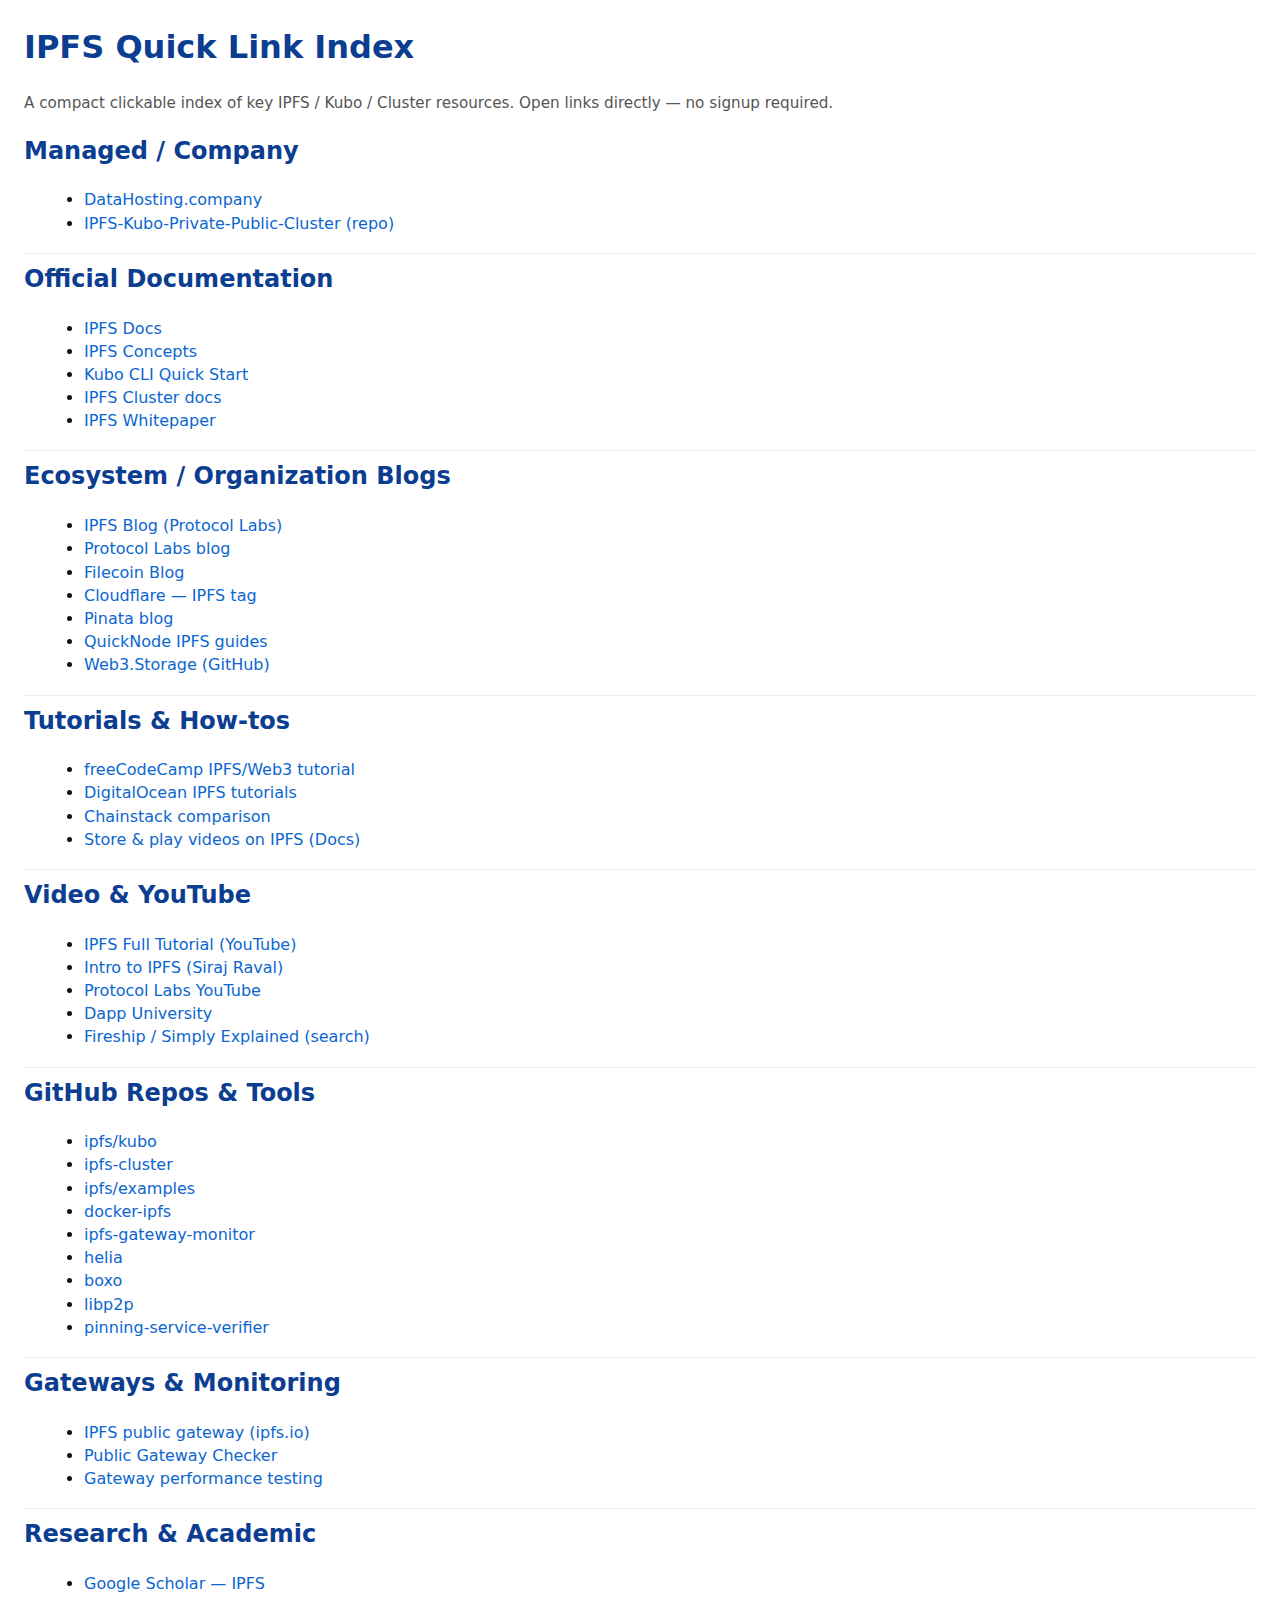
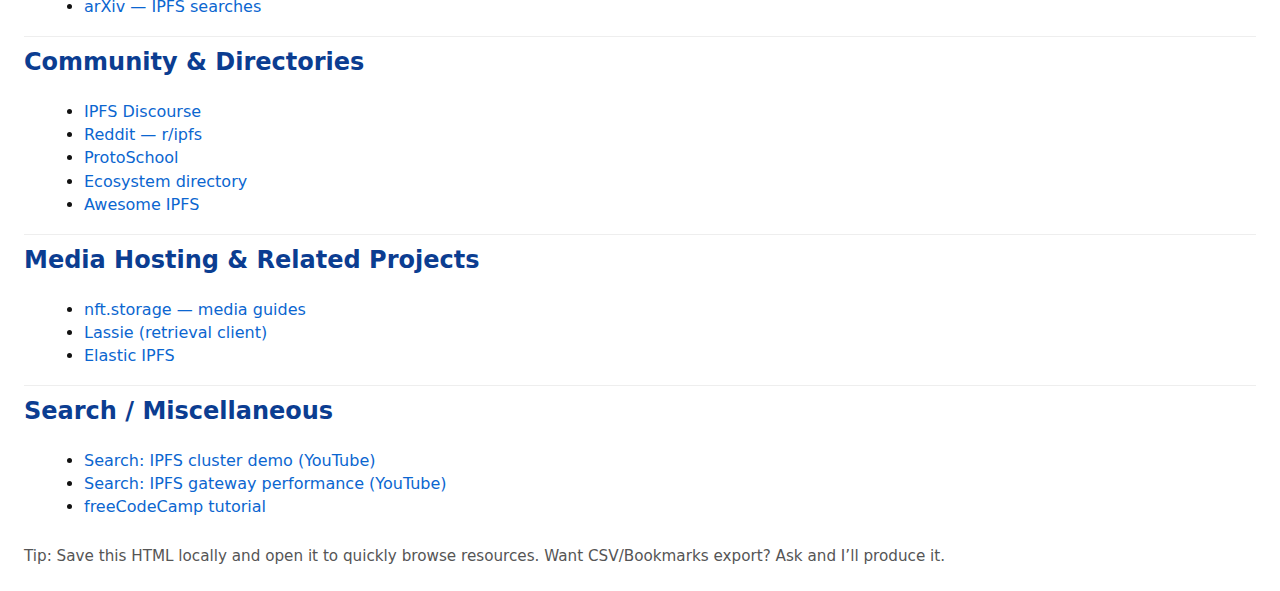
<file: links_index.html>
<!doctype html>
<html lang="en">
<head>
  <meta charset="utf-8"/>
  <title>IPFS Quick Link Index — datahosting.company</title>
  <meta name="viewport" content="width=device-width,initial-scale=1"/>
  <style>
    body{font-family:system-ui,Segoe UI,Roboto,Arial;line-height:1.45;margin:24px;background:#fff;color:#111}
    h1,h2{color:#0b3d91}
    a{color:#0b66d0;text-decoration:none}
    a:hover{text-decoration:underline}
    .cat{margin-top:18px;padding-top:8px;border-top:1px solid #eee}
    ul{margin:6px 0 16px 20px}
    .note{color:#555;font-size:0.95rem}
    header{margin-bottom:12px}
    footer{margin-top:26px;color:#666;font-size:0.9rem}
  </style>
</head>
<body>
  <header>
    <h1>IPFS Quick Link Index</h1>
    <p class="note">A compact clickable index of key IPFS / Kubo / Cluster resources. Open links directly — no signup required.</p>
  </header>

  <section>
    <h2>Managed / Company</h2>
    <ul>
      <li><a href="https://datahosting.company" target="_blank" rel="noopener">DataHosting.company</a></li>
      <li><a href="https://github.com/data-hosting/ipfs-kubo-private-public-ipfs-cluster" target="_blank" rel="noopener">IPFS-Kubo-Private-Public-Cluster (repo)</a></li>
    </ul>

    <h2 class="cat">Official Documentation</h2>
    <ul>
      <li><a href="https://docs.ipfs.tech/" target="_blank" rel="noopener">IPFS Docs</a></li>
      <li><a href="https://docs.ipfs.tech/concepts/" target="_blank" rel="noopener">IPFS Concepts</a></li>
      <li><a href="https://docs.ipfs.tech/how-to/command-line-quick-start/" target="_blank" rel="noopener">Kubo CLI Quick Start</a></li>
      <li><a href="https://ipfscluster.io/documentation/" target="_blank" rel="noopener">IPFS Cluster docs</a></li>
      <li><a href="https://ipfs.io/ipfs/QmR7GSQM93Cx5eAg6a6rXG9WZBshK7CwQ4ZcP7KXijZ8Jq/" target="_blank" rel="noopener">IPFS Whitepaper</a></li>
    </ul>

    <h2 class="cat">Ecosystem / Organization Blogs</h2>
    <ul>
      <li><a href="https://blog.ipfs.tech/" target="_blank" rel="noopener">IPFS Blog (Protocol Labs)</a></li>
      <li><a href="https://protocol.ai/blog/" target="_blank" rel="noopener">Protocol Labs blog</a></li>
      <li><a href="https://filecoin.io/blog/" target="_blank" rel="noopener">Filecoin Blog</a></li>
      <li><a href="https://blog.cloudflare.com/tag/ipfs/" target="_blank" rel="noopener">Cloudflare — IPFS tag</a></li>
      <li><a href="https://pinata.cloud/blog" target="_blank" rel="noopener">Pinata blog</a></li>
      <li><a href="https://www.quicknode.com/guides/ipfs" target="_blank" rel="noopener">QuickNode IPFS guides</a></li>
      <li><a href="https://github.com/web3-storage/web3.storage" target="_blank" rel="noopener">Web3.Storage (GitHub)</a></li>
    </ul>

    <h2 class="cat">Tutorials & How‑tos</h2>
    <ul>
      <li><a href="https://www.freecodecamp.org/news/decentralized-apps-ipfs-web3-storage-tutorial/" target="_blank" rel="noopener">freeCodeCamp IPFS/Web3 tutorial</a></li>
      <li><a href="https://www.digitalocean.com/community/tags/ipfs" target="_blank" rel="noopener">DigitalOcean IPFS tutorials</a></li>
      <li><a href="https://blog.chainstack.com/decentralized-storage-ipfs-filecoin-swarm/" target="_blank" rel="noopener">Chainstack comparison</a></li>
      <li><a href="https://docs.ipfs.tech/how-to/store-play-videos/" target="_blank" rel="noopener">Store & play videos on IPFS (Docs)</a></li>
    </ul>

    <h2 class="cat">Video & YouTube</h2>
    <ul>
      <li><a href="https://www.youtube.com/watch?v=6kqgsGXpykM" target="_blank" rel="noopener">IPFS Full Tutorial (YouTube)</a></li>
      <li><a href="https://www.youtube.com/watch?v=BA2rHlbB5i0" target="_blank" rel="noopener">Intro to IPFS (Siraj Raval)</a></li>
      <li><a href="https://www.youtube.com/@ProtocolLabs" target="_blank" rel="noopener">Protocol Labs YouTube</a></li>
      <li><a href="https://www.youtube.com/@DappUniversity" target="_blank" rel="noopener">Dapp University</a></li>
      <li><a href="https://www.youtube.com/results?search_query=fireship+ipfs" target="_blank" rel="noopener">Fireship / Simply Explained (search)</a></li>
    </ul>

    <h2 class="cat">GitHub Repos & Tools</h2>
    <ul>
      <li><a href="https://github.com/ipfs/kubo" target="_blank" rel="noopener">ipfs/kubo</a></li>
      <li><a href="https://github.com/ipfs-cluster/ipfs-cluster" target="_blank" rel="noopener">ipfs-cluster</a></li>
      <li><a href="https://github.com/ipfs/examples" target="_blank" rel="noopener">ipfs/examples</a></li>
      <li><a href="https://github.com/ipfs/docker-ipfs" target="_blank" rel="noopener">docker-ipfs</a></li>
      <li><a href="https://github.com/ipfs/ipfs-gateway-monitor" target="_blank" rel="noopener">ipfs-gateway-monitor</a></li>
      <li><a href="https://github.com/ipfs/helia" target="_blank" rel="noopener">helia</a></li>
      <li><a href="https://github.com/ipfs/boxo" target="_blank" rel="noopener">boxo</a></li>
      <li><a href="https://github.com/libp2p/libp2p" target="_blank" rel="noopener">libp2p</a></li>
      <li><a href="https://github.com/ipfs/pinning-service-verifier" target="_blank" rel="noopener">pinning-service-verifier</a></li>
    </ul>

    <h2 class="cat">Gateways & Monitoring</h2>
    <ul>
      <li><a href="https://ipfs.io/" target="_blank" rel="noopener">IPFS public gateway (ipfs.io)</a></li>
      <li><a href="https://ipfs.github.io/public-gateway-checker/" target="_blank" rel="noopener">Public Gateway Checker</a></li>
      <li><a href="https://blog.nodefactory.io/ipfs-public-gateway-performance-testing/" target="_blank" rel="noopener">Gateway performance testing</a></li>
    </ul>

    <h2 class="cat">Research & Academic</h2>
    <ul>
      <li><a href="https://scholar.google.com/scholar?q=IPFS" target="_blank" rel="noopener">Google Scholar — IPFS</a></li>
      <li><a href="https://arxiv.org/search/?query=IPFS" target="_blank" rel="noopener">arXiv — IPFS searches</a></li>
    </ul>

    <h2 class="cat">Community & Directories</h2>
    <ul>
      <li><a href="https://discuss.ipfs.tech/" target="_blank" rel="noopener">IPFS Discourse</a></li>
      <li><a href="https://www.reddit.com/r/ipfs/" target="_blank" rel="noopener">Reddit — r/ipfs</a></li>
      <li><a href="https://proto.school/" target="_blank" rel="noopener">ProtoSchool</a></li>
      <li><a href="https://ecosystem.ipfs.tech/" target="_blank" rel="noopener">Ecosystem directory</a></li>
      <li><a href="https://github.com/ipfs/awesome-ipfs" target="_blank" rel="noopener">Awesome IPFS</a></li>
    </ul>

    <h2 class="cat">Media Hosting & Related Projects</h2>
    <ul>
      <li><a href="https://nft.storage/learn/" target="_blank" rel="noopener">nft.storage — media guides</a></li>
      <li><a href="https://github.com/filecoin-project/lassie" target="_blank" rel="noopener">Lassie (retrieval client)</a></li>
      <li><a href="https://github.com/elastic-ipfs/elastic-ipfs" target="_blank" rel="noopener">Elastic IPFS</a></li>
    </ul>

    <h2 class="cat">Search / Miscellaneous</h2>
    <ul>
      <li><a href="https://www.youtube.com/results?search_query=ipfs+cluster+demo" target="_blank" rel="noopener">Search: IPFS cluster demo (YouTube)</a></li>
      <li><a href="https://www.youtube.com/results?search_query=ipfs+gateway+performance" target="_blank" rel="noopener">Search: IPFS gateway performance (YouTube)</a></li>
      <li><a href="https://www.freecodecamp.org/news/decentralized-apps-ipfs-web3-storage-tutorial/" target="_blank" rel="noopener">freeCodeCamp tutorial</a></li>
    </ul>
  </section>

  <footer>
    <div class="note">Tip: Save this HTML locally and open it to quickly browse resources. Want CSV/Bookmarks export? Ask and I’ll produce it.</div>
  </footer>
</body>
</html>
</file>
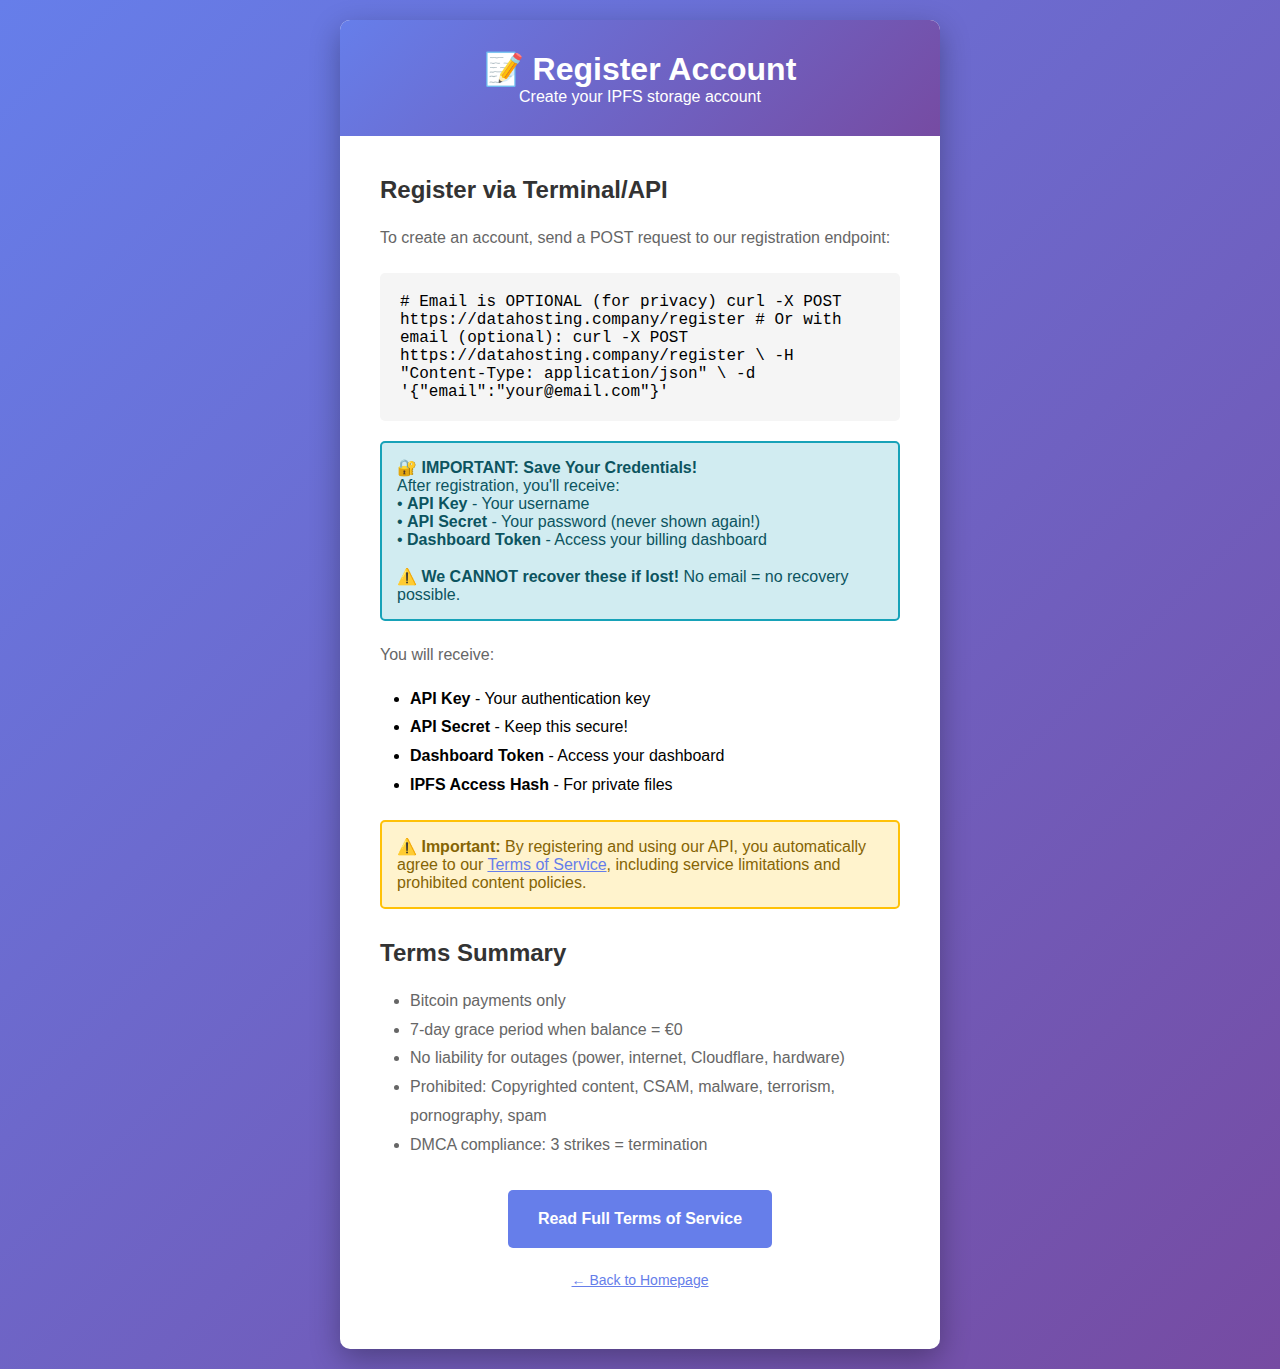
<file: flask-app/src/templates/register_form.html>
<!DOCTYPE html>
<html lang="en">
<head>
    <meta charset="UTF-8">
    <meta name="viewport" content="width=device-width, initial-scale=1.0">
    <title>Register - DataHosting.Company</title>
    <style>
        * {
            margin: 0;
            padding: 0;
            box-sizing: border-box;
        }
        
        body {
            font-family: -apple-system, BlinkMacSystemFont, 'Segoe UI', Roboto, Oxygen, Ubuntu, sans-serif;
            background: linear-gradient(135deg, #667eea 0%, #764ba2 100%);
            min-height: 100vh;
            display: flex;
            align-items: center;
            justify-content: center;
            padding: 20px;
        }
        
        .container {
            background: white;
            border-radius: 10px;
            max-width: 600px;
            width: 100%;
            box-shadow: 0 10px 30px rgba(0,0,0,0.3);
        }
        
        .header {
            background: linear-gradient(135deg, #667eea 0%, #764ba2 100%);
            color: white;
            padding: 30px;
            border-radius: 10px 10px 0 0;
            text-align: center;
        }
        
        .content {
            padding: 40px;
        }
        
        .content h2 {
            color: #333;
            margin-bottom: 20px;
        }
        
        .content p {
            color: #666;
            line-height: 1.8;
            margin-bottom: 15px;
        }
        
        .code-box {
            background: #f5f5f5;
            padding: 20px;
            border-radius: 5px;
            font-family: 'Courier New', monospace;
            overflow-x: auto;
            margin: 20px 0;
        }
        
        .btn {
            display: inline-block;
            padding: 15px 30px;
            background: #667eea;
            color: white;
            border: none;
            border-radius: 5px;
            font-size: 16px;
            font-weight: 600;
            cursor: pointer;
            text-decoration: none;
            transition: all 0.3s;
        }
        
        .btn:hover {
            background: #5568d3;
        }
        
        .note {
            background: #fff3cd;
            border: 2px solid #ffc107;
            border-radius: 5px;
            padding: 15px;
            margin: 20px 0;
            color: #856404;
        }
    </style>
</head>
<body>
    <div class="container">
        <div class="header">
            <h1>📝 Register Account</h1>
            <p>Create your IPFS storage account</p>
        </div>
        
        <div class="content">
            <h2>Register via Terminal/API</h2>
            
            <p>To create an account, send a POST request to our registration endpoint:</p>
            
            <div class="code-box">
# Email is OPTIONAL (for privacy)
curl -X POST https://datahosting.company/register

# Or with email (optional):
curl -X POST https://datahosting.company/register \
  -H "Content-Type: application/json" \
  -d '{"email":"your@email.com"}'
            </div>
            
            <div class="note" style="background: #d1ecf1; border-color: #17a2b8; color: #0c5460;">
                <strong>🔐 IMPORTANT: Save Your Credentials!</strong><br>
                After registration, you'll receive:<br>
                • <strong>API Key</strong> - Your username<br>
                • <strong>API Secret</strong> - Your password (never shown again!)<br>
                • <strong>Dashboard Token</strong> - Access your billing dashboard<br>
                <br>
                <strong>⚠️ We CANNOT recover these if lost!</strong> No email = no recovery possible.
            </div>
            
            <p>You will receive:</p>
            <ul style="margin-left: 30px; margin-bottom: 20px; line-height: 1.8;">
                <li><strong>API Key</strong> - Your authentication key</li>
                <li><strong>API Secret</strong> - Keep this secure!</li>
                <li><strong>Dashboard Token</strong> - Access your dashboard</li>
                <li><strong>IPFS Access Hash</strong> - For private files</li>
            </ul>
            
            <div class="note">
                <strong>⚠️ Important:</strong> By registering and using our API, you automatically agree to our 
                <a href="/terms" target="_blank" style="color: #667eea;">Terms of Service</a>, 
                including service limitations and prohibited content policies.
            </div>
            
            <h2 style="margin-top: 30px;">Terms Summary</h2>
            <ul style="margin-left: 30px; line-height: 1.8; color: #666;">
                <li>Bitcoin payments only</li>
                <li>7-day grace period when balance = €0</li>
                <li>No liability for outages (power, internet, Cloudflare, hardware)</li>
                <li>Prohibited: Copyrighted content, CSAM, malware, terrorism, pornography, spam</li>
                <li>DMCA compliance: 3 strikes = termination</li>
            </ul>
            
            <p style="margin-top: 30px; text-align: center;">
                <a href="/terms" class="btn" target="_blank">Read Full Terms of Service</a>
            </p>
            
            <p style="margin-top: 20px; text-align: center; color: #999; font-size: 14px;">
                <a href="/" style="color: #667eea;">← Back to Homepage</a>
            </p>
        </div>
    </div>
</body>
</html>
</file>
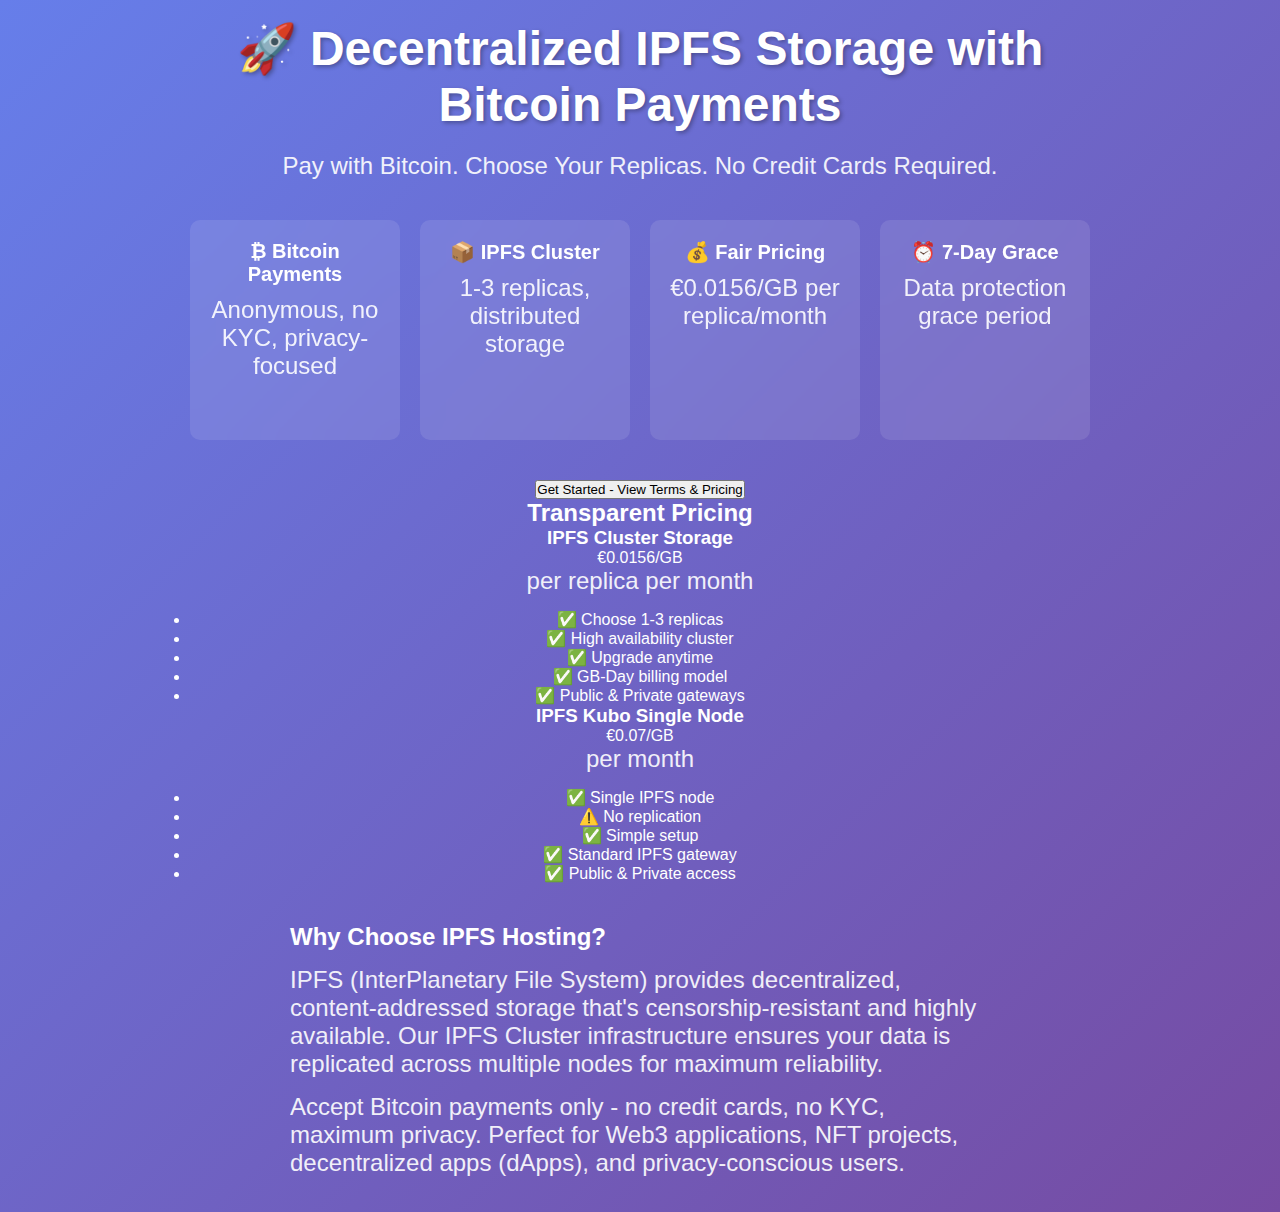
<file: flask-app/src/templates/seo_homepage.html>
<!DOCTYPE html>
<html lang="en">
<head>
    <meta charset="UTF-8">
    <meta name="viewport" content="width=device-width, initial-scale=1.0">
    
    <!-- Primary Meta Tags -->
    <title>DataHosting.Company - IPFS Storage with Bitcoin Payments | Decentralized Cloud Storage</title>
    <meta name="title" content="DataHosting.Company - IPFS Storage with Bitcoin Payments | Decentralized Cloud Storage">
    <meta name="description" content="Affordable IPFS hosting with Bitcoin payments. €0.0156/GB per replica. Choose 1-3 replicas. No credit cards. 7-day grace period. Public & private IPFS gateways.">
    <meta name="keywords" content="IPFS hosting, IPFS storage, Bitcoin payments, decentralized storage, IPFS Cluster, IPFS Kubo, crypto payments, Web3 hosting, distributed storage, blockchain storage, privacy storage, anonymous hosting">
    
    <!-- Canonical URL -->
    <link rel="canonical" href="https://datahosting.company/">
    
    <!-- Open Graph / Facebook -->
    <meta property="og:type" content="website">
    <meta property="og:url" content="https://datahosting.company/">
    <meta property="og:title" content="DataHosting.Company - IPFS Storage with Bitcoin Payments">
    <meta property="og:description" content="Affordable IPFS hosting with Bitcoin payments. Choose 1-3 replicas. €0.0156/GB per replica. No credit cards required.">
    <meta property="og:image" content="https://datahosting.company/static/og-image.jpg">
    
    <!-- Twitter -->
    <meta property="twitter:card" content="summary_large_image">
    <meta property="twitter:url" content="https://datahosting.company/">
    <meta property="twitter:title" content="DataHosting.Company - IPFS Storage with Bitcoin Payments">
    <meta property="twitter:description" content="Affordable IPFS hosting with Bitcoin payments. Choose 1-3 replicas. €0.0156/GB per replica.">
    <meta property="twitter:image" content="https://datahosting.company/static/twitter-card.jpg">
    
    <!-- Schema.org Structured Data -->
    <script type="application/ld+json">
    {
        "@context": "https://schema.org",
        "@type": "WebHostingService",
        "name": "DataHosting.Company",
        "description": "IPFS storage and hosting with Bitcoin payment processing",
        "url": "https://datahosting.company",
        "logo": "https://datahosting.company/static/logo.png",
        "priceRange": "€0.0156-€0.07 per GB per month",
        "paymentAccepted": "Bitcoin",
        "areaServed": "Worldwide",
        "serviceType": "IPFS Hosting, Decentralized Storage, Web3 Hosting",
        "offers": [
            {
                "@type": "Offer",
                "name": "IPFS Cluster Storage",
                "price": "0.0156",
                "priceCurrency": "EUR",
                "description": "IPFS Cluster storage with 1-3 replicas",
                "url": "https://datahosting.company/pricing"
            },
            {
                "@type": "Offer",
                "name": "IPFS Kubo Storage",
                "price": "0.07",
                "priceCurrency": "EUR",
                "description": "Single-node IPFS storage",
                "url": "https://datahosting.company/pricing"
            }
        ],
        "contactPoint": {
            "@type": "ContactPoint",
            "contactType": "Customer Support",
            "email": "support@datahosting.company",
            "availableLanguage": ["English"]
        }
    }
    </script>
    
    <!-- Additional SEO -->
    <meta name="robots" content="index, follow">
    <meta name="language" content="English">
    <meta name="author" content="DataHosting.Company">
    <meta name="geo.region" content="EU">
    
    <!-- Favicon -->
    <link rel="icon" type="image/png" href="/static/favicon.png">
    
    <style>
        /* Same CSS as before... */
        * {
            margin: 0;
            padding: 0;
            box-sizing: border-box;
        }
        
        body {
            font-family: -apple-system, BlinkMacSystemFont, 'Segoe UI', Roboto, Oxygen, Ubuntu, sans-serif;
            background: linear-gradient(135deg, #667eea 0%, #764ba2 100%);
            min-height: 100vh;
            color: #333;
        }
        
        .hero {
            min-height: 100vh;
            display: flex;
            align-items: center;
            justify-content: center;
            padding: 20px;
        }
        
        .hero-content {
            max-width: 900px;
            text-align: center;
            color: white;
        }
        
        .hero h1 {
            font-size: 48px;
            margin-bottom: 20px;
            text-shadow: 2px 2px 4px rgba(0,0,0,0.3);
        }
        
        .hero p {
            font-size: 24px;
            margin-bottom: 40px;
            opacity: 0.9;
        }
        
        .features {
            display: grid;
            grid-template-columns: repeat(auto-fit, minmax(200px, 1fr));
            gap: 20px;
            margin-bottom: 40px;
        }
        
        .feature {
            background: rgba(255,255,255,0.1);
            padding: 20px;
            border-radius: 10px;
            backdrop-filter: blur(10px);
        }
        
        .feature h3 {
            font-size: 20px;
            margin-bottom: 10px;
        }
        
        /* ... rest of CSS stays same ... */
    </style>
</head>
<body>
    <!-- SEO-optimized content with semantic HTML -->
    <main>
        <article class="hero">
            <div class="hero-content">
                <h1>🚀 Decentralized IPFS Storage with Bitcoin Payments</h1>
                <p>Pay with Bitcoin. Choose Your Replicas. No Credit Cards Required.</p>
                
                <section class="features" aria-label="Key Features">
                    <div class="feature">
                        <h3>₿ Bitcoin Payments</h3>
                        <p>Anonymous, no KYC, privacy-focused</p>
                    </div>
                    <div class="feature">
                        <h3>📦 IPFS Cluster</h3>
                        <p>1-3 replicas, distributed storage</p>
                    </div>
                    <div class="feature">
                        <h3>💰 Fair Pricing</h3>
                        <p>€0.0156/GB per replica/month</p>
                    </div>
                    <div class="feature">
                        <h3>⏰ 7-Day Grace</h3>
                        <p>Data protection grace period</p>
                    </div>
                </section>
                
                <button class="btn btn-primary" onclick="showTermsModal()" aria-label="Get started with DataHosting.Company">
                    Get Started - View Terms & Pricing
                </button>
                
                <section class="pricing" aria-label="Pricing Plans">
                    <h2>Transparent Pricing</h2>
                    <div class="pricing-grid">
                        <article class="pricing-card">
                            <h3>IPFS Cluster Storage</h3>
                            <div class="price">€0.0156/GB</div>
                            <p style="margin-bottom: 15px;">per replica per month</p>
                            <ul>
                                <li>✅ Choose 1-3 replicas</li>
                                <li>✅ High availability cluster</li>
                                <li>✅ Upgrade anytime</li>
                                <li>✅ GB-Day billing model</li>
                                <li>✅ Public & Private gateways</li>
                            </ul>
                        </article>
                        <article class="pricing-card">
                            <h3>IPFS Kubo Single Node</h3>
                            <div class="price">€0.07/GB</div>
                            <p style="margin-bottom: 15px;">per month</p>
                            <ul>
                                <li>✅ Single IPFS node</li>
                                <li>⚠️ No replication</li>
                                <li>✅ Simple setup</li>
                                <li>✅ Standard IPFS gateway</li>
                                <li>✅ Public & Private access</li>
                            </ul>
                        </article>
                    </div>
                    
                    <!-- SEO Content -->
                    <div style="margin-top: 40px; text-align: left; max-width: 700px; margin-left: auto; margin-right: auto;">
                        <h2 style="margin-bottom: 15px;">Why Choose IPFS Hosting?</h2>
                        <p style="margin-bottom: 15px;">
                            IPFS (InterPlanetary File System) provides decentralized, content-addressed storage that's 
                            censorship-resistant and highly available. Our IPFS Cluster infrastructure ensures your data 
                            is replicated across multiple nodes for maximum reliability.
                        </p>
                        <p style="margin-bottom: 15px;">
                            Accept Bitcoin payments only - no credit cards, no KYC, maximum privacy. Perfect for 
                            Web3 applications, NFT projects, decentralized apps (dApps), and privacy-conscious users.
                        </p>
                    </div>
                </section>
            </div>
        </article>
    </main>
    
    <!-- Rest of modal code stays the same -->
    <div class="modal" id="terms-modal" role="dialog" aria-labelledby="terms-title" aria-hidden="true">
        <!-- ... existing modal code ... -->
    </div>
</body>
</html>
</file>
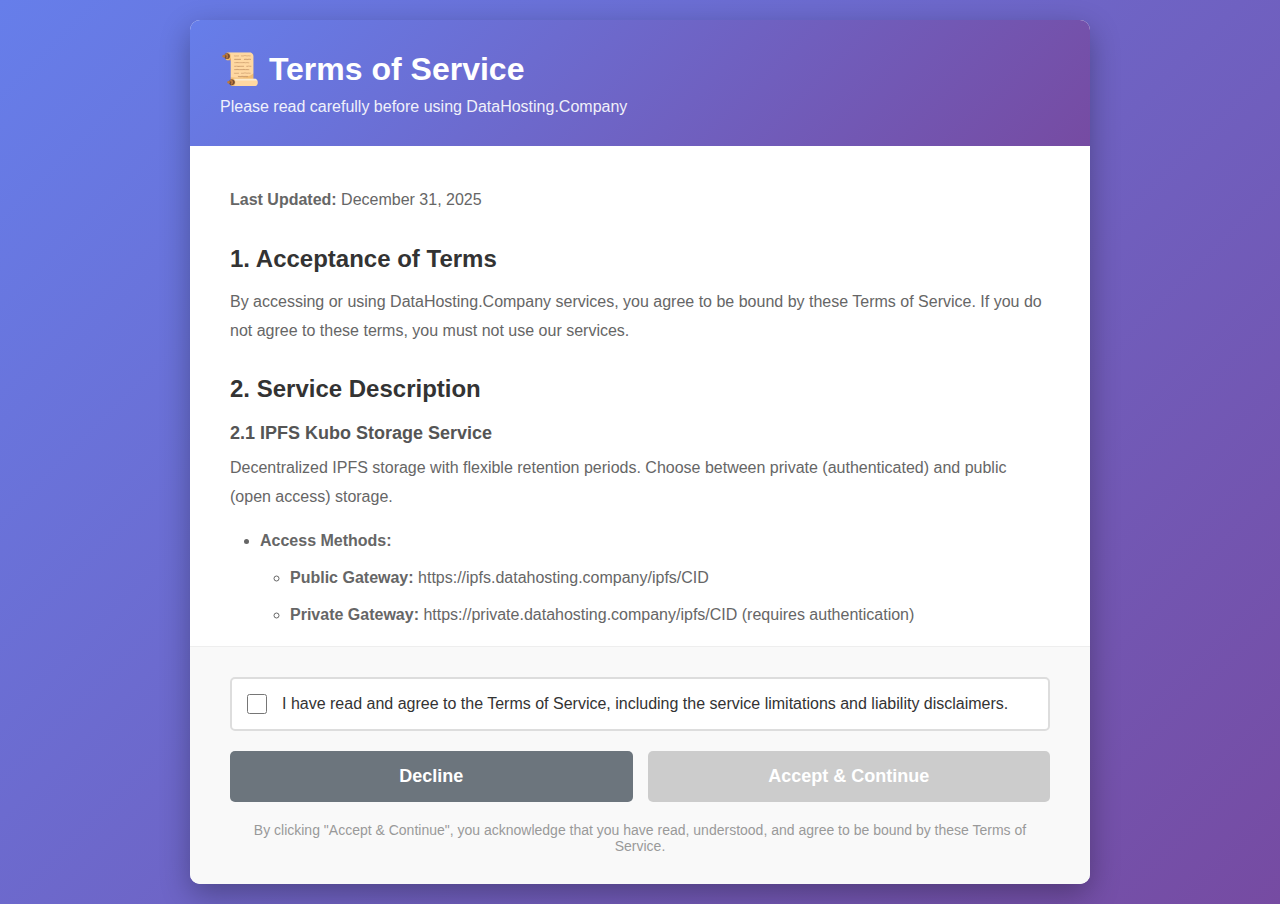
<file: flask-app/src/templates/terms_of_service.html>
<!DOCTYPE html>
<html lang="en">
<head>
    <meta charset="UTF-8">
    <meta name="viewport" content="width=device-width, initial-scale=1.0">
    <title>Terms of Service - DataHosting.Company</title>
    <style>
        * {
            margin: 0;
            padding: 0;
            box-sizing: border-box;
        }
        
        body {
            font-family: -apple-system, BlinkMacSystemFont, 'Segoe UI', Roboto, Oxygen, Ubuntu, sans-serif;
            background: linear-gradient(135deg, #667eea 0%, #764ba2 100%);
            min-height: 100vh;
            padding: 20px;
        }
        
        .container {
            max-width: 900px;
            margin: 0 auto;
            background: white;
            border-radius: 10px;
            box-shadow: 0 10px 30px rgba(0,0,0,0.3);
        }
        
        .header {
            background: linear-gradient(135deg, #667eea 0%, #764ba2 100%);
            color: white;
            padding: 30px;
            border-radius: 10px 10px 0 0;
        }
        
        .header h1 {
            font-size: 32px;
            margin-bottom: 10px;
        }
        
        .header p {
            opacity: 0.9;
        }
        
        .content {
            padding: 40px;
            max-height: 500px;
            overflow-y: auto;
        }
        
        .content h2 {
            color: #333;
            margin-top: 30px;
            margin-bottom: 15px;
            font-size: 24px;
        }
        
        .content h3 {
            color: #555;
            margin-top: 20px;
            margin-bottom: 10px;
            font-size: 18px;
        }
        
        .content p {
            color: #666;
            line-height: 1.8;
            margin-bottom: 15px;
        }
        
        .content ul {
            margin-left: 30px;
            margin-bottom: 15px;
        }
        
        .content li {
            color: #666;
            line-height: 1.8;
            margin-bottom: 8px;
        }
        
        .warning-box {
            background: #fff3cd;
            border: 2px solid #ffc107;
            border-radius: 5px;
            padding: 20px;
            margin: 20px 0;
        }
        
        .warning-box h3 {
            color: #856404;
            margin-top: 0;
        }
        
        .warning-box p {
            color: #856404;
        }
        
        .footer {
            padding: 30px 40px;
            border-top: 1px solid #eee;
            background: #f9f9f9;
            border-radius: 0 0 10px 10px;
        }
        
        .checkbox-container {
            display: flex;
            align-items: center;
            margin-bottom: 20px;
            padding: 15px;
            background: white;
            border: 2px solid #ddd;
            border-radius: 5px;
            cursor: pointer;
        }
        
        .checkbox-container:hover {
            border-color: #667eea;
        }
        
        .checkbox-container input[type="checkbox"] {
            width: 20px;
            height: 20px;
            margin-right: 15px;
            cursor: pointer;
        }
        
        .checkbox-container label {
            cursor: pointer;
            color: #333;
            font-size: 16px;
        }
        
        .btn-container {
            display: flex;
            gap: 15px;
        }
        
        .btn {
            flex: 1;
            padding: 15px 30px;
            border: none;
            border-radius: 5px;
            font-size: 18px;
            font-weight: 600;
            cursor: pointer;
            transition: all 0.3s;
        }
        
        .btn-accept {
            background: #667eea;
            color: white;
        }
        
        .btn-accept:hover:not(:disabled) {
            background: #5568d3;
        }
        
        .btn-accept:disabled {
            background: #ccc;
            cursor: not-allowed;
        }
        
        .btn-decline {
            background: #6c757d;
            color: white;
        }
        
        .btn-decline:hover {
            background: #5a6268;
        }
        
        .last-updated {
            color: #999;
            font-size: 14px;
            margin-top: 20px;
            text-align: center;
        }
    </style>
</head>
<body>
    <div class="container">
        <div class="header">
            <h1>📜 Terms of Service</h1>
            <p>Please read carefully before using DataHosting.Company</p>
        </div>
        
        <div class="content">
            <p><strong>Last Updated:</strong> December 31, 2025</p>
            
            <h2>1. Acceptance of Terms</h2>
            <p>By accessing or using DataHosting.Company services, you agree to be bound by these Terms of Service. If you do not agree to these terms, you must not use our services.</p>
            
            <h2>2. Service Description</h2>
            
            <h3>2.1 IPFS Kubo Storage Service</h3>
            <p>Decentralized IPFS storage with flexible retention periods. Choose between private (authenticated) and public (open access) storage.</p>
            <ul>
                <li><strong>Access Methods:</strong></li>
                <ul>
                    <li><strong>Public Gateway:</strong> https://ipfs.datahosting.company/ipfs/CID</li>
                    <li><strong>Private Gateway:</strong> https://private.datahosting.company/ipfs/CID (requires authentication)</li>
                </ul>
                <li><strong>Storage Type:</strong> Single node (no built-in replication)</li>
                <li><strong>Total Capacity:</strong> 100TB available for general purposes</li>
                <li><strong>Billing Method:</strong> Prepaid model with retention periods</li>
            </ul>
            
            <h3>2.2 IPFS Cluster Service</h3>
            <p><strong>NOW AVAILABLE!</strong> Multi-node replicated storage for high availability with distributed redundancy (1-3 replicas).</p>
            <ul>
                <li><strong>Replicas:</strong> Choose 1, 2, or 3 replicas for your data</li>
                <li><strong>Storage Type:</strong> Distributed across multiple cluster nodes</li>
                <li><strong>Billing Method:</strong> Monthly deductions from cluster balance</li>
                <li><strong>High Availability:</strong> Your data remains accessible even if one node fails</li>
            </ul>
            
            <h2>3. Pricing Structure</h2>
            
            <h3>3.1 IPFS Kubo Storage - Retention-Based Pricing</h3>
            <p><strong>Both Private and Public access have the same storage pricing.</strong></p>
            
            <table style="width: 100%; border-collapse: collapse; margin: 20px 0;">
                <thead style="background: #007bff; color: white;">
                    <tr>
                        <th style="padding: 12px; border: 1px solid #ddd;">Retention Period</th>
                        <th style="padding: 12px; border: 1px solid #ddd;">Price per GB per Month</th>
                        <th style="padding: 12px; border: 1px solid #ddd;">Discount</th>
                        <th style="padding: 12px; border: 1px solid #ddd;">Example: 100GB Total</th>
                    </tr>
                </thead>
                <tbody>
                    <tr>
                        <td style="padding: 10px; border: 1px solid #ddd;"><strong>1 Month</strong></td>
                        <td style="padding: 10px; border: 1px solid #ddd;">€0.10/GB</td>
                        <td style="padding: 10px; border: 1px solid #ddd;">-</td>
                        <td style="padding: 10px; border: 1px solid #ddd;">€10.00 upfront</td>
                    </tr>
                    <tr style="background: #f8f9fa;">
                        <td style="padding: 10px; border: 1px solid #ddd;"><strong>2 Months</strong></td>
                        <td style="padding: 10px; border: 1px solid #ddd;">€0.09/GB</td>
                        <td style="padding: 10px; border: 1px solid #ddd;">10% OFF</td>
                        <td style="padding: 10px; border: 1px solid #ddd;">€18.00 upfront</td>
                    </tr>
                    <tr>
                        <td style="padding: 10px; border: 1px solid #ddd;"><strong>6 Months</strong></td>
                        <td style="padding: 10px; border: 1px solid #ddd;">€0.07/GB</td>
                        <td style="padding: 10px; border: 1px solid #ddd;"><strong>30% OFF ⭐</strong></td>
                        <td style="padding: 10px; border: 1px solid #ddd;">€42.00 upfront</td>
                    </tr>
                    <tr style="background: #d4edda;">
                        <td style="padding: 10px; border: 1px solid #ddd;"><strong>12 Months</strong></td>
                        <td style="padding: 10px; border: 1px solid #ddd;">€0.05/GB</td>
                        <td style="padding: 10px; border: 1px solid #ddd;"><strong>50% OFF ⭐ BEST VALUE</strong></td>
                        <td style="padding: 10px; border: 1px solid #ddd;">€60.00 upfront</td>
                    </tr>
                </tbody>
            </table>
            
            <p><strong>Storage Pricing Details:</strong></p>
            <ul>
                <li><strong>€0.10 per GB per month</strong> for 1-month retention (flexible, no commitment)</li>
                <li><strong>€0.09 per GB per month</strong> for 2-month retention (10% discount)</li>
                <li><strong>€0.07 per GB per month</strong> for 6-month retention (30% discount)</li>
                <li><strong>€0.05 per GB per month</strong> for 12-month retention (50% discount - Best Value!)</li>
                <li><strong>Payment:</strong> Full amount paid upfront for entire retention period</li>
                <li><strong>Example:</strong> 50GB for 6 months = 50 × €0.07 × 6 = €21.00 total</li>
            </ul>
            
            <h3>3.2 IPFS Cluster Storage - Monthly Billing</h3>
            <p><strong>Distributed storage with replica redundancy.</strong></p>
            
            <table style="width: 100%; border-collapse: collapse; margin: 20px 0;">
                <thead style="background: #007bff; color: white;">
                    <tr>
                        <th style="padding: 12px; border: 1px solid #ddd;">Replica Count</th>
                        <th style="padding: 12px; border: 1px solid #ddd;">Price per GB per Month</th>
                        <th style="padding: 12px; border: 1px solid #ddd;">Redundancy</th>
                        <th style="padding: 12px; border: 1px solid #ddd;">Example: 100GB Monthly</th>
                    </tr>
                </thead>
                <tbody>
                    <tr>
                        <td style="padding: 10px; border: 1px solid #ddd;"><strong>1 Replica (Standard)</strong></td>
                        <td style="padding: 10px; border: 1px solid #ddd;">€0.0156/GB</td>
                        <td style="padding: 10px; border: 1px solid #ddd;">1×</td>
                        <td style="padding: 10px; border: 1px solid #ddd;">€1.56/month</td>
                    </tr>
                    <tr style="background: #fff3cd;">
                        <td style="padding: 10px; border: 1px solid #ddd;"><strong>2 Replicas (High Availability) ⭐</strong></td>
                        <td style="padding: 10px; border: 1px solid #ddd;">€0.0312/GB</td>
                        <td style="padding: 10px; border: 1px solid #ddd;">2×</td>
                        <td style="padding: 10px; border: 1px solid #ddd;">€3.12/month</td>
                    </tr>
                    <tr>
                        <td style="padding: 10px; border: 1px solid #ddd;"><strong>3 Replicas (Maximum Redundancy)</strong></td>
                        <td style="padding: 10px; border: 1px solid #ddd;">€0.0468/GB</td>
                        <td style="padding: 10px; border: 1px solid #ddd;">3×</td>
                        <td style="padding: 10px; border: 1px solid #ddd;">€4.68/month</td>
                    </tr>
                </tbody>
            </table>
            
            <p><strong>Cluster Pricing Details:</strong></p>
            <ul>
                <li><strong>€0.0156 per GB per month</strong> for 1 replica (standard backup) <em>[€0.00052/GB/day]</em></li>
                <li><strong>€0.0312 per GB per month</strong> for 2 replicas (recommended for production) <em>[€0.00104/GB/day]</em></li>
                <li><strong>€0.0468 per GB per month</strong> for 3 replicas (maximum redundancy) <em>[€0.00156/GB/day]</em></li>
                <li><strong>Maximum replicas:</strong> 3 (no 4 or 5 replicas available)</li>
                <li><strong>Billing Type:</strong> Prepaid balance with monthly deductions
                    <ul style="margin-top: 10px;">
                        <li>You buy credits/balance upfront (e.g., €50, €100, €500)</li>
                        <li>Upload files with your chosen replica count (1, 2, or 3)</li>
                        <li>System automatically deducts at end of each month</li>
                        <li>You decide when to add more credits (we don't force you to wait until end of month)</li>
                        <li>Keep backups as long as you want - no time limits</li>
                    </ul>
                </li>
                <li><strong>Formula (Monthly):</strong> Cost = Size (GB) × Replicas × €0.0156/month</li>
                <li><strong>Formula (Daily):</strong> Cost = Size (GB) × Replicas × €0.00052/day <em>(€0.0156 ÷ 30 days)</em></li>
                <li><strong>Example:</strong> 500GB with 2 replicas = 500 × 2 × €0.0156 = <strong>€15.60/month</strong> or <strong>€0.52/day</strong></li>
                <li><strong>Billing Evasion Prevention:</strong> 
                    <ul style="margin-top: 10px;">
                        <li>If balance is insufficient at end of month → 7-day grace period starts</li>
                        <li>You have 7 days to add more credits</li>
                        <li>If balance still insufficient after 7 days → Files automatically deleted from cluster</li>
                        <li>This prevents customers from evading the final month's bill</li>
                        <li>All billing records are kept permanently for audit purposes</li>
                    </ul>
                </li>
            </ul>
            
            <h3>3.3 Bandwidth Pricing</h3>
            <p><strong>Free Bandwidth Included:</strong> 5 GB per month per account</p>
            <ul>
                <li>Applies to all services (IPFS Kubo and IPFS Cluster)</li>
                <li>Resets monthly on account creation date</li>
                <li>Shared across all your files</li>
            </ul>
            
            <p><strong>Bandwidth Overage:</strong></p>
            <ul>
                <li><strong>Public Gateway:</strong> €0.08 per GB (after 5 GB free)</li>
                <li><strong>Private Gateway:</strong> Contact for pricing</li>
                <li>Charged only AFTER free allowance is used</li>
                <li>Tracked monthly and billed separately</li>
            </ul>
            
            <h3>3.4 Billing Model & Separate Balances</h3>
            <p><strong>Two Separate Billing Systems:</strong></p>
            <ul>
                <li><strong>Kubo Balance:</strong> Separate balance for IPFS Kubo storage service (prepaid)</li>
                <li><strong>Cluster Balance:</strong> Separate balance for IPFS Cluster service (monthly billing)</li>
                <li><strong>Each service has its own:</strong> Payment address, invoice history, and balance tracking</li>
                <li><strong>Dashboard Access:</strong> View both balances and invoices in your account dashboard</li>
            </ul>
            
            <p><strong>Billing Methods:</strong></p>
            <ul>
                <li><strong>IPFS Kubo:</strong> Prepaid model - Pay upfront for entire retention period</li>
                <li><strong>IPFS Cluster:</strong> Monthly billing - Balance deducted automatically each month</li>
                <li><strong>Bandwidth:</strong> Charged from Kubo balance (after 5 GB free per month)</li>
            </ul>
            
            <h2>4. Payment Terms</h2>
            <ul>
                <li>Bitcoin payments only (no credit cards)</li>
                <li>Prepaid model: Add credits before use</li>
                <li>Credits deducted based on actual usage</li>
                <li>No refunds on Bitcoin payments</li>
                <li>Credits valid for 12 months</li>
            </ul>
            
            <h2>5. Grace Period & Data Deletion Policy</h2>
            
            <div class="warning-box">
                <h3>⚠️ CRITICAL: 7-DAY GRACE PERIOD</h3>
                
                <h4>5.1 IPFS Cluster (With Replicas):</h4>
                <p><strong>Timeline:</strong></p>
                <ul>
                    <li><strong>Day 0:</strong> Balance reaches €0 → Grace period starts</li>
                    <li><strong>Days 1-7:</strong> Files remain accessible (grace period active)</li>
                    <li><strong>Email warnings sent:</strong> Day 1, Day 3, Day 5, Day 7</li>
                    <li><strong>Day 7 END:</strong> AUTOMATIC DELETION TRIGGERED</li>
                    <li><strong>🚨 ACCOUNT + ALL CONTENT PERMANENTLY DELETED</strong></li>
                    <li><strong>NOT RECOVERABLE:</strong> No backups kept, no recovery possible</li>
                </ul>
                
                <p><strong>✅ TO CONTINUE SERVICE:</strong></p>
                <ul>
                    <li>Add credits/balance BEFORE Day 7 ends</li>
                    <li>Billing continues automatically</li>
                    <li>No interruption to service</li>
                </ul>
                
                <p><strong>🔴 TO DISCONTINUE SERVICE:</strong></p>
                <ul>
                    <li><strong>DOWNLOAD ALL BACKUPS BEFORE DAY 7!</strong></li>
                    <li>Account and all content will be automatically deleted on Day 7</li>
                    <li>No manual cancellation needed</li>
                </ul>
                
                <h4>5.2 IPFS Kubo (No Replicas):</h4>
                <p><strong>Timeline:</strong></p>
                <ul>
                    <li><strong>Day 0:</strong> Balance reaches €0</li>
                    <li><strong>Days 1-7:</strong> Files UNPINNED (not accessible, but records kept)</li>
                    <li><strong>Day 7 END:</strong> Account + all pin records DELETED</li>
                </ul>
                
                <p><strong>✅ SERVICE RESTORATION DURING GRACE PERIOD:</strong></p>
                <ul>
                    <li>If you add credits during Days 1-7:</li>
                    <li>Files will be restored to service</li>
                    <li>Service resumes automatically</li>
                    <li>Standard billing applies for restored files</li>
                </ul>
                
                <p style="margin-top: 20px; padding: 15px; background: #f8d7da; border: 2px solid #dc3545; border-radius: 5px; font-weight: bold; color: #721c24;">
                    🚨 FINAL WARNING: DOWNLOAD YOUR BACKUPS BEFORE DAY 7 IF YOU DON'T PLAN TO ADD MORE CREDITS!<br>
                    After Day 7, all data is PERMANENTLY DELETED and CANNOT BE RECOVERED.
                </p>
            </div>
            
            <div class="warning-box">
                <h3>⚠️ IMPORTANT: Service Limitations & Liability</h3>
                <p><strong>We are NOT responsible for data loss, service interruption, or damages caused by:</strong></p>
                <ul>
                    <li>🔌 <strong>Power outages</strong> - Loss of electricity to our servers</li>
                    <li>🌐 <strong>Internet connectivity issues</strong> - ISP failures or network problems</li>
                    <li>💾 <strong>Hardware failures</strong> - Disk failures, server crashes, or equipment malfunction</li>
                    <li>☁️ <strong>Cloudflare outages</strong> - Third-party CDN/tunnel service disruptions</li>
                    <li>🔥 <strong>Natural disasters</strong> - Floods, fires, earthquakes, or other acts of nature</li>
                    <li>⚡ <strong>Force majeure events</strong> - War, terrorism, government actions, or other uncontrollable events</li>
                    <li>🐛 <strong>Software bugs</strong> - IPFS, IPFS Cluster, or our application bugs</li>
                    <li>🔧 <strong>Maintenance</strong> - Scheduled or emergency maintenance</li>
                </ul>
                <p><strong>SERVICE PROVIDED "AS IS" WITHOUT ANY WARRANTY. USE AT YOUR OWN RISK.</strong></p>
            </div>
            
            <div class="warning-box" style="background: #fff3cd; border: 2px solid #ffc107;">
                <h3>⚠️ STORAGE INFRASTRUCTURE DISCLAIMER</h3>
                <p><strong>Total Server Storage Capacity:</strong> 100TB available for general purposes</p>
                
                <p><strong>Hardware Specifications:</strong></p>
                <ul>
                    <li><strong>Storage Type:</strong> HDD (Hard Disk Drives) - NOT SSD</li>
                    <li><strong>Optimization:</strong> Optimized for fastest response times within HDD limitations</li>
                    <li><strong>General Purpose Storage:</strong> Suitable for documents, archives, static files, websites</li>
                </ul>
                
                <p><strong>⚠️ NOT RECOMMENDED FOR:</strong></p>
                <ul>
                    <li>🎵 <strong>Music streaming</strong> - HDD may cause buffering/latency issues</li>
                    <li>🎬 <strong>Video streaming</strong> - High bandwidth + HDD speed limitations</li>
                    <li>🖼️ <strong>NFT collections</strong> - Requires SSD for optimal performance</li>
                    <li>🎮 <strong>Gaming assets</strong> - Requires low-latency SSD storage</li>
                    <li>📱 <strong>Mobile app assets</strong> - Better suited for SSD/CDN</li>
                </ul>
                
                <p><strong>✅ RECOMMENDED FOR:</strong></p>
                <ul>
                    <li>📄 Documents, PDFs, text files</li>
                    <li>📦 Software packages and archives</li>
                    <li>🌐 Static websites and HTML content</li>
                    <li>🗄️ Backup and archival storage</li>
                    <li>📊 Data sets and CSV files</li>
                </ul>
                
                <p style="margin-top: 15px; padding: 12px; background: #e7f3ff; border-left: 4px solid #007bff;">
                    <strong>🚀 FUTURE UPGRADE:</strong> SSD storage for high-performance use cases (music, video, NFTs) is planned for future implementation. We will notify all users when this becomes available.
                </p>
                
                <p><strong>💡 Performance Expectations:</strong></p>
                <ul>
                    <li>HDD read speeds: ~100-200 MB/s (adequate for most files)</li>
                    <li>First request may have slight delay (~100-500ms) due to HDD spin-up</li>
                    <li>Subsequent requests cached for faster delivery</li>
                    <li>Best performance for files under 100MB</li>
                </ul>
            </div>
            
            <h2>6. Service Capacity & Fair Use</h2>
            <h3>6.1 Total Storage Capacity</h3>
            <ul>
                <li><strong>Available Capacity:</strong> 100TB for general purposes</li>
                <li><strong>Allocation:</strong> First-come, first-served basis</li>
                <li><strong>Fair Use:</strong> No single customer can exceed 10TB without prior approval</li>
                <li><strong>Enterprise Needs:</strong> Contact us for dedicated capacity above 10TB</li>
            </ul>
            
            <h3>6.2 Retention Period Changes</h3>
            <ul>
                <li><strong>Extending Retention:</strong> Contact support to extend before expiration</li>
                <li><strong>Early Termination:</strong> No refunds on prepaid retention periods</li>
                <li><strong>After Expiration:</strong> Files are automatically deleted unless renewed</li>
            </ul>
            
            <h2>7. Acceptable Use Policy</h2>
            <h3>7.1 Prohibited Content</h3>
            <ul>
                <li>Illegal content under EU or local laws</li>
                <li>Child exploitation material (CSAM)</li>
                <li>Malware, viruses, or harmful code</li>
                <li>Copyright infringing content (DMCA violations)</li>
                <li>Spam or phishing content</li>
                <li>Content promoting violence or terrorism</li>
            </ul>
            
            <h3>7.2 Prohibited Activities</h3>
            <ul>
                <li>API abuse or excessive requests</li>
                <li>Attempting to hack or compromise the service</li>
                <li>Reselling service without authorization</li>
                <li>Circumventing payment systems</li>
                <li>Creating multiple accounts to abuse free tiers</li>
            </ul>
            
            <h2>8. Data Retention & Deletion</h2>
            <ul>
                <li>Active files: Kept as long as balance is positive</li>
                <li>Grace period: 7 days after balance reaches zero</li>
                <li>After grace period: Permanent deletion (no recovery)</li>
                <li>GDPR compliance: Right to request data deletion anytime</li>
            </ul>
            
            <h2>9. Service Availability</h2>
            <p><strong>Target Uptime:</strong> 99.9% (best effort, not guaranteed)</p>
            <p><strong>No SLA:</strong> We do not guarantee uninterrupted service</p>
            <p><strong>Maintenance:</strong> May occur without advance notice for critical issues</p>
            
            <h2>10. Privacy & Data Protection</h2>
            <ul>
                <li>We collect minimal data: email, API keys, file metadata</li>
                <li>File content is stored on IPFS (publicly accessible if CID known)</li>
                <li>Bitcoin transactions are pseudonymous</li>
                <li>No KYC required</li>
                <li>GDPR compliant: Request data deletion anytime</li>
            </ul>
            
            <h2>11. Limitation of Liability</h2>
            <p><strong>MAXIMUM LIABILITY:</strong> Total amount paid in last 12 months</p>
            <p><strong>NOT LIABLE FOR:</strong></p>
            <ul>
                <li>Lost profits or business interruption</li>
                <li>Data loss or corruption</li>
                <li>Indirect, incidental, or consequential damages</li>
                <li>Third-party service failures (Cloudflare, ISP, etc.)</li>
                <li>Infrastructure failures beyond our control</li>
            </ul>
            
            <h2>12. Account Termination</h2>
            <p><strong>We may terminate accounts for:</strong></p>
            <ul>
                <li>Violation of acceptable use policy</li>
                <li>Non-payment or fraud</li>
                <li>Abuse of service or resources</li>
                <li>Legal requirements</li>
            </ul>
            <p><strong>You may terminate by:</strong> Stop using the service and let balance expire</p>
            
            <h2>13. Changes to Terms</h2>
            <ul>
                <li>We may update these terms at any time</li>
                <li>Notice of changes via email</li>
                <li>Continued use means acceptance of new terms</li>
                <li>Major changes require re-acceptance</li>
            </ul>
            
            <h2>14. Dispute Resolution</h2>
            <ul>
                <li>Governing law: European Union law</li>
                <li>Disputes resolved through arbitration</li>
                <li>Contact support for resolution attempts before formal proceedings</li>
            </ul>
            
            <h2>15. Contact Information & Support</h2>
            <p><strong>Service Provider:</strong> DataHosting.Company</p>
            
            <h3>15.1 Customer Support</h3>
            <p><strong>📧 Email Support:</strong></p>
            <ul>
                <li><strong>Primary Support:</strong> <a href="mailto:branislavusjka1989@gmail.com">branislavusjka1989@gmail.com</a></li>
                <li><strong>Response Time:</strong> Within 24-48 hours (business days)</li>
                <li><strong>For:</strong> Technical issues, billing questions, account management</li>
            </ul>
            
            <h3>15.2 Business & Professional Inquiries</h3>
            <p><strong>💼 LinkedIn:</strong></p>
            <ul>
                <li><strong>Company Page:</strong> <a href="https://www.linkedin.com/company/branislavusjak/" target="_blank">linkedin.com/company/branislavusjak</a></li>
                <li><strong>For:</strong> Partnerships, enterprise solutions, business inquiries</li>
            </ul>
            
            <h3>15.3 Instant Messaging Support</h3>
            <p><strong>📱 Viber & WhatsApp:</strong></p>
            <ul>
                <li><strong>Phone:</strong> <a href="tel:+421951044387">+421 951 044 387</a></li>
                <li><strong>Available:</strong> For urgent technical issues and enterprise customers</li>
                <li><strong>Hours:</strong> Monday-Friday, 9:00-17:00 CET (Central European Time)</li>
            </ul>
            
            <h3>15.4 Support Channels Summary</h3>
            <table style="width: 100%; border-collapse: collapse; margin: 20px 0;">
                <thead style="background: #007bff; color: white;">
                    <tr>
                        <th style="padding: 10px; border: 1px solid #ddd;">Channel</th>
                        <th style="padding: 10px; border: 1px solid #ddd;">Contact</th>
                        <th style="padding: 10px; border: 1px solid #ddd;">Best For</th>
                    </tr>
                </thead>
                <tbody>
                    <tr>
                        <td style="padding: 8px; border: 1px solid #ddd;"><strong>Email</strong></td>
                        <td style="padding: 8px; border: 1px solid #ddd;">branislavusjka1989@gmail.com</td>
                        <td style="padding: 8px; border: 1px solid #ddd;">General support, billing, technical issues</td>
                    </tr>
                    <tr style="background: #f8f9fa;">
                        <td style="padding: 8px; border: 1px solid #ddd;"><strong>LinkedIn</strong></td>
                        <td style="padding: 8px; border: 1px solid #ddd;"><a href="https://www.linkedin.com/company/branislavusjak/" target="_blank">Company Page</a></td>
                        <td style="padding: 8px; border: 1px solid #ddd;">Business inquiries, partnerships</td>
                    </tr>
                    <tr>
                        <td style="padding: 8px; border: 1px solid #ddd;"><strong>Viber</strong></td>
                        <td style="padding: 8px; border: 1px solid #ddd;">+421 951 044 387</td>
                        <td style="padding: 8px; border: 1px solid #ddd;">Urgent issues, quick questions</td>
                    </tr>
                    <tr style="background: #f8f9fa;">
                        <td style="padding: 8px; border: 1px solid #ddd;"><strong>WhatsApp</strong></td>
                        <td style="padding: 8px; border: 1px solid #ddd;">+421 951 044 387</td>
                        <td style="padding: 8px; border: 1px solid #ddd;">Urgent issues, quick questions</td>
                    </tr>
                </tbody>
            </table>
            
            <p style="padding: 12px; background: #e7f3ff; border-left: 4px solid #007bff; margin-top: 15px;">
                <strong>💡 Support Tips:</strong><br>
                • Include your API key (not secret) in support emails for faster resolution<br>
                • For technical issues, describe the problem and steps to reproduce<br>
                • For billing questions, include transaction details or payment information<br>
                • Enterprise customers (>10TB): Contact via LinkedIn for dedicated support
            </p>
            
            <p style="margin-top: 20px;"><strong>Website:</strong> <a href="https://datahosting.company" target="_blank">https://datahosting.company</a></p>
        </div>
        
        <div class="footer">
            <div class="checkbox-container">
                <input type="checkbox" id="terms-checkbox" onchange="toggleAcceptButton()">
                <label for="terms-checkbox" style="cursor: pointer;" onclick="document.getElementById('terms-checkbox').click()">
                    I have read and agree to the Terms of Service, including the service limitations and liability disclaimers.
                </label>
            </div>
            
            <div class="btn-container">
                <button class="btn btn-decline" onclick="declineTerms()">Decline</button>
                <button class="btn btn-accept" id="accept-btn" disabled onclick="acceptTerms()">Accept & Continue</button>
            </div>
            
            <p class="last-updated">
                By clicking "Accept & Continue", you acknowledge that you have read, understood, and agree to be bound by these Terms of Service.
            </p>
        </div>
    </div>
    
    <script>
        function toggleAcceptButton() {
            const checkbox = document.getElementById('terms-checkbox');
            const acceptBtn = document.getElementById('accept-btn');
            acceptBtn.disabled = !checkbox.checked;
        }
        
        function acceptTerms() {
            // Set cookie/localStorage to remember acceptance
            localStorage.setItem('terms_accepted', 'true');
            localStorage.setItem('terms_accepted_date', new Date().toISOString());
            
            // Redirect to main page or dashboard
            window.location.href = '/';
        }
        
        function declineTerms() {
            alert('You must accept the Terms of Service to use DataHosting.Company');
            window.location.href = 'https://google.com';
        }
        
        // Check if already accepted
        window.onload = function() {
            if (localStorage.getItem('terms_accepted') === 'true') {
                // Already accepted, show message
                if (confirm('You have already accepted the Terms of Service. View them again or continue to site?')) {
                    // Stay on page
                } else {
                    window.location.href = '/';
                }
            }
        };
    </script>
</body>
</html>
</file>
